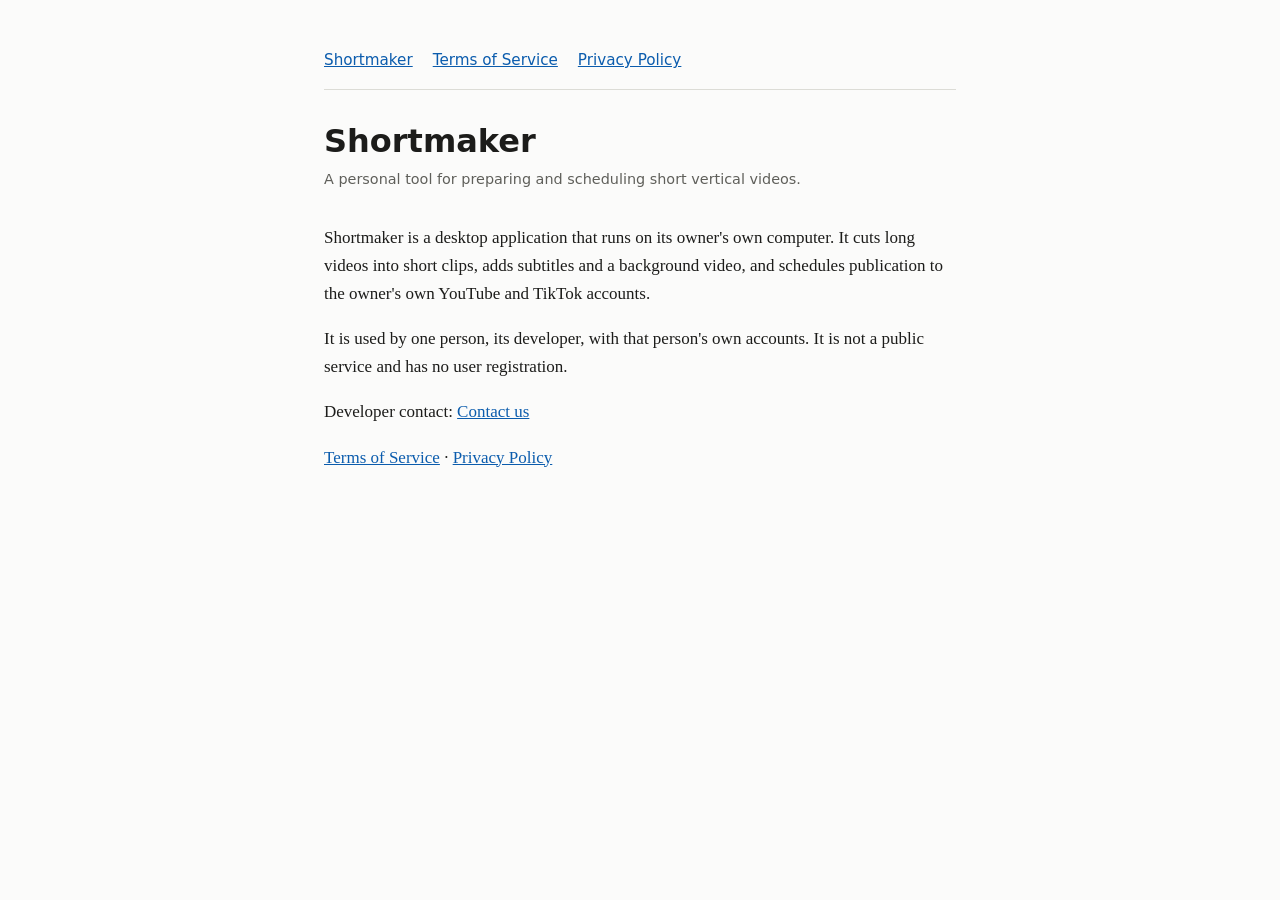
<file: index.html>
<!doctype html>
<html lang="en"><head><meta charset="utf-8"><meta name="viewport" content="width=device-width,initial-scale=1">
<title>Shortmaker</title><link rel="stylesheet" href="style.css"></head><body><main>
<nav><a href="index.html">Shortmaker</a><a href="terms.html">Terms of Service</a><a href="privacy.html">Privacy Policy</a></nav>
<h1>Shortmaker</h1>
<p class="meta">A personal tool for preparing and scheduling short vertical videos.</p>
<p>Shortmaker is a desktop application that runs on its owner's own computer. It cuts long videos into short clips, adds subtitles and a background video, and schedules publication to the owner's own YouTube and TikTok accounts.</p>
<p>It is used by one person, its developer, with that person's own accounts. It is not a public service and has no user registration.</p>
<p>Developer contact: <a href="mailto:tnanashhi@gmail.com">Contact us</a></p>
<p><a href="terms.html">Terms of Service</a> · <a href="nurt22218@gmail.com">Privacy Policy</a></p>
</main></body></html>
</file>
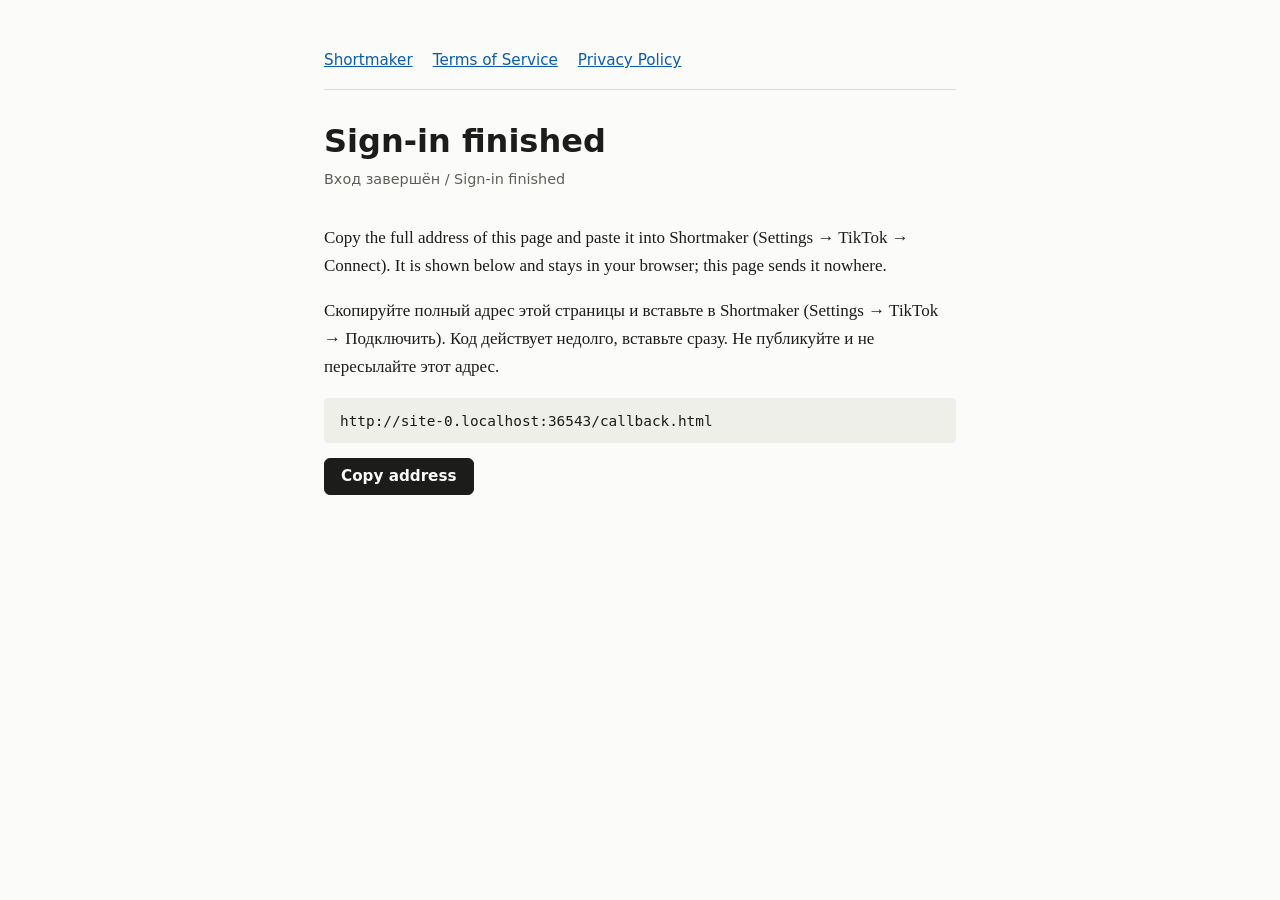
<file: callback.html>
<!doctype html>
<html lang="en"><head><meta charset="utf-8"><meta name="viewport" content="width=device-width,initial-scale=1">
<title>Sign-in complete – Shortmaker</title><link rel="stylesheet" href="style.css"></head><body><main>
<nav><a href="index.html">Shortmaker</a><a href="terms.html">Terms of Service</a><a href="privacy.html">Privacy Policy</a></nav>
<h1>Sign-in finished</h1>
<p class="meta">Вход завершён / Sign-in finished</p>
<p>Copy the full address of this page and paste it into Shortmaker (Settings → TikTok → Connect). It is shown below and stays in your browser; this page sends it nowhere.</p>
<p>Скопируйте полный адрес этой страницы и вставьте в Shortmaker (Settings → TikTok → Подключить). Код действует недолго, вставьте сразу. Не публикуйте и не пересылайте этот адрес.</p>
<pre id="url">…</pre>
<button id="copy" type="button">Copy address</button>
<p id="status" role="status" class="meta"></p>
<script>
var u=location.href;
document.getElementById('url').textContent=u;
document.getElementById('copy').addEventListener('click',function(){
  var s=document.getElementById('status');
  (navigator.clipboard?navigator.clipboard.writeText(u):Promise.reject()).then(
    function(){s.textContent='Copied.'},
    function(){s.textContent='Select the address above and copy it manually.'});
});
</script>
</main></body></html>
</file>
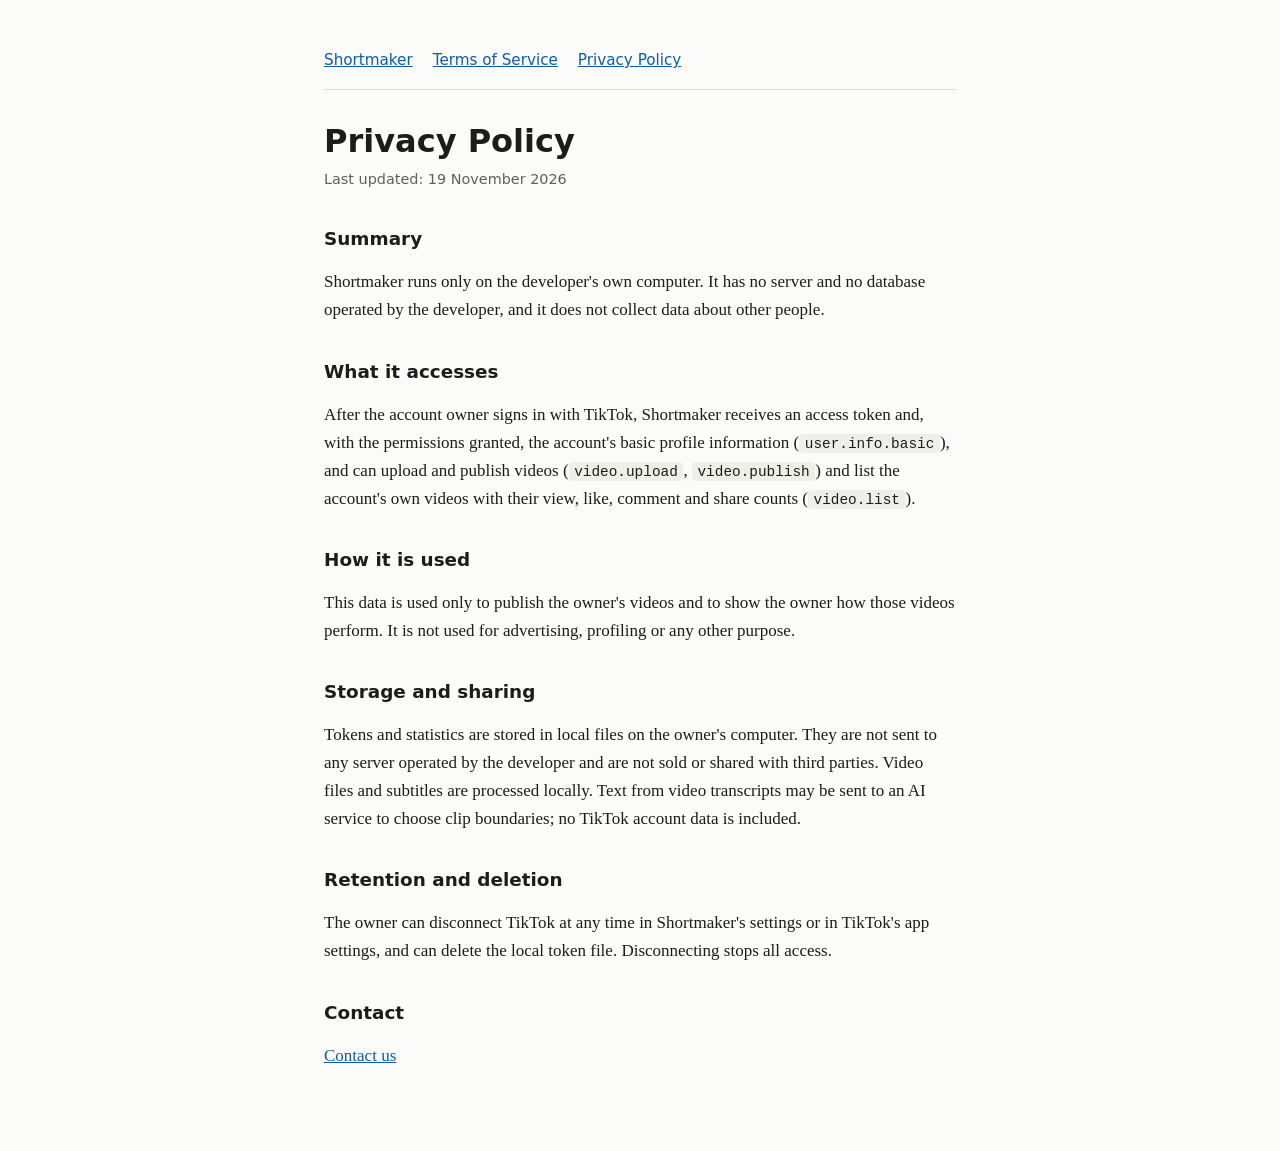
<file: privacy.html>
<!doctype html>
<html lang="en"><head><meta charset="utf-8"><meta name="viewport" content="width=device-width,initial-scale=1">
<title>Privacy Policy – Shortmaker</title><link rel="stylesheet" href="style.css"></head><body><main>
<nav><a href="index.html">Shortmaker</a><a href="terms.html">Terms of Service</a><a href="privacy.html">Privacy Policy</a></nav>
<h1>Privacy Policy</h1>
<p class="meta">Last updated: 19 November 2026</p>
<h2>Summary</h2>
<p>Shortmaker runs only on the developer's own computer. It has no server and no database operated by the developer, and it does not collect data about other people.</p>
<h2>What it accesses</h2>
<p>After the account owner signs in with TikTok, Shortmaker receives an access token and, with the permissions granted, the account's basic profile information (<code>user.info.basic</code>), and can upload and publish videos (<code>video.upload</code>, <code>video.publish</code>) and list the account's own videos with their view, like, comment and share counts (<code>video.list</code>).</p>
<h2>How it is used</h2>
<p>This data is used only to publish the owner's videos and to show the owner how those videos perform. It is not used for advertising, profiling or any other purpose.</p>
<h2>Storage and sharing</h2>
<p>Tokens and statistics are stored in local files on the owner's computer. They are not sent to any server operated by the developer and are not sold or shared with third parties. Video files and subtitles are processed locally. Text from video transcripts may be sent to an AI service to choose clip boundaries; no TikTok account data is included.</p>
<h2>Retention and deletion</h2>
<p>The owner can disconnect TikTok at any time in Shortmaker's settings or in TikTok's app settings, and can delete the local token file. Disconnecting stops all access.</p>
<h2>Contact</h2>
<p><a href="mailto:tnanashhi@gmail.com">Contact us</a></p>
</main></body></html>
</file>
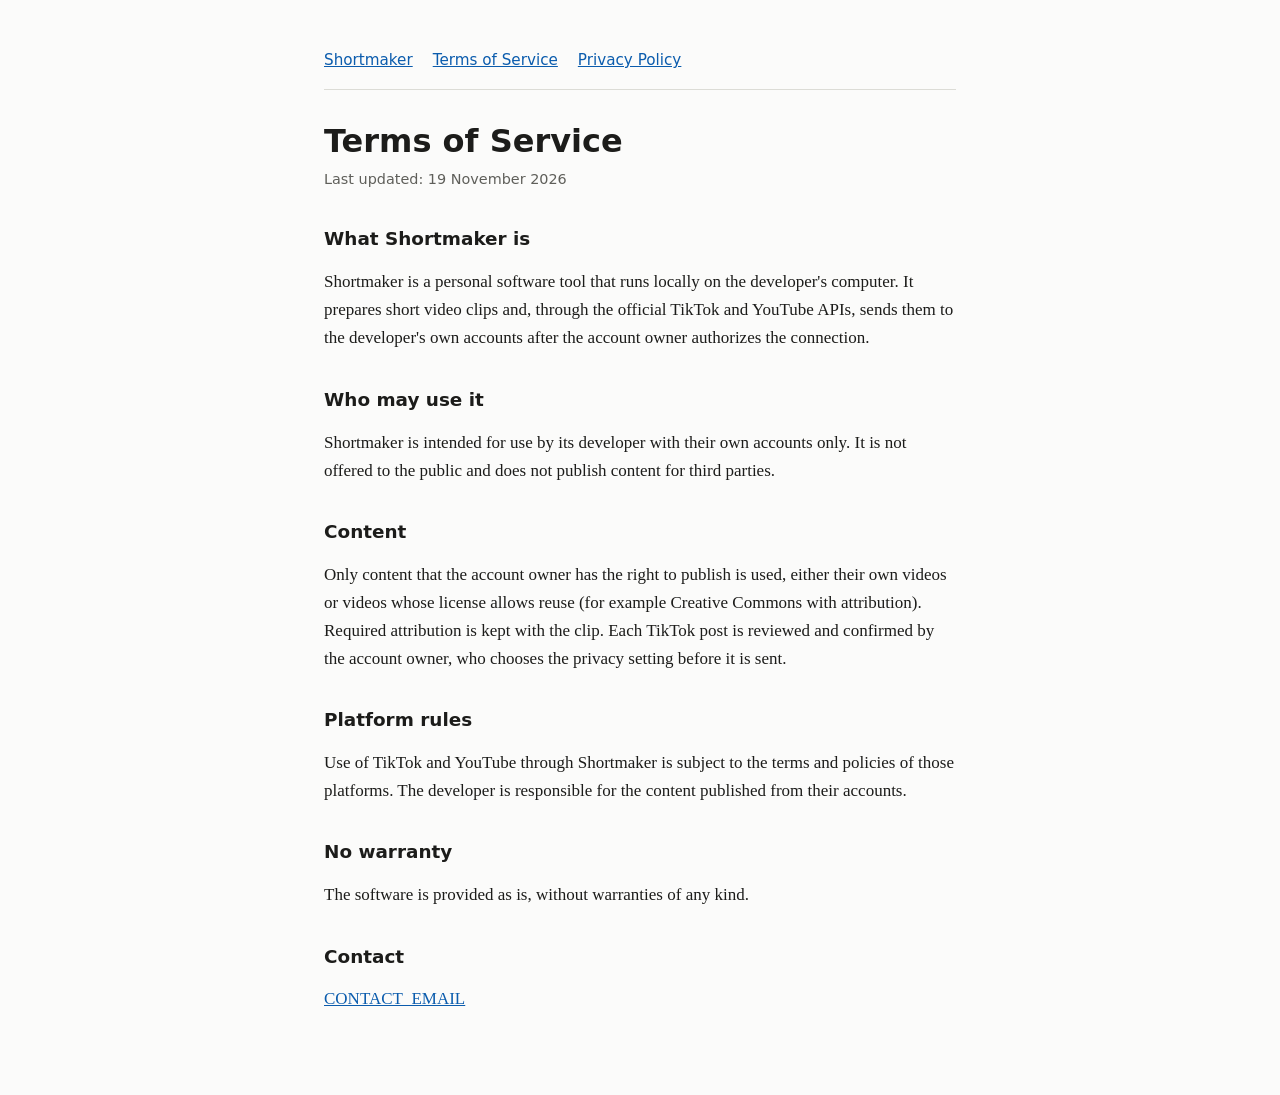
<file: terms.html>
<!doctype html>
<html lang="en"><head><meta charset="utf-8"><meta name="viewport" content="width=device-width,initial-scale=1">
<title>Terms of Service – Shortmaker</title><link rel="stylesheet" href="style.css"></head><body><main>
<nav><a href="index.html">Shortmaker</a><a href="terms.html">Terms of Service</a><a href="privacy.html">Privacy Policy</a></nav>
<h1>Terms of Service</h1>
<p class="meta">Last updated: 19 November 2026</p>
<h2>What Shortmaker is</h2>
<p>Shortmaker is a personal software tool that runs locally on the developer's computer. It prepares short video clips and, through the official TikTok and YouTube APIs, sends them to the developer's own accounts after the account owner authorizes the connection.</p>
<h2>Who may use it</h2>
<p>Shortmaker is intended for use by its developer with their own accounts only. It is not offered to the public and does not publish content for third parties.</p>
<h2>Content</h2>
<p>Only content that the account owner has the right to publish is used, either their own videos or videos whose license allows reuse (for example Creative Commons with attribution). Required attribution is kept with the clip. Each TikTok post is reviewed and confirmed by the account owner, who chooses the privacy setting before it is sent.</p>
<h2>Platform rules</h2>
<p>Use of TikTok and YouTube through Shortmaker is subject to the terms and policies of those platforms. The developer is responsible for the content published from their accounts.</p>
<h2>No warranty</h2>
<p>The software is provided as is, without warranties of any kind.</p>
<h2>Contact</h2>
<p><a href="mailto:tnanashhi@gmail.com">CONTACT_EMAIL</a></p>
</main></body></html>
</file>
<file: style.css>
:root{--bg:#fbfbfa;--fg:#1c1c1a;--muted:#5f5f5a;--line:#dcdcd6;--link:#0b5cad;--code:#efefe9}
@media (prefers-color-scheme:dark){:root{--bg:#161615;--fg:#ecece8;--muted:#a3a39c;--line:#33332f;--link:#7db7f0;--code:#23231f}}
*{box-sizing:border-box}
body{margin:0;background:var(--bg);color:var(--fg);font:17px/1.65 "Iowan Old Style","Charter",Georgia,serif}
main{max-width:42rem;margin:0 auto;padding:3rem 1.25rem 4rem}
h1{font:600 2rem/1.2 system-ui,-apple-system,sans-serif;margin:0 0 .5rem}
h2{font:600 1.15rem/1.3 system-ui,-apple-system,sans-serif;margin:2.2rem 0 .5rem}
p,li{max-width:40rem}
a{color:var(--link)}
.meta{color:var(--muted);font-family:system-ui,sans-serif;font-size:.9rem;margin:0 0 2rem}
nav{display:flex;gap:1.25rem;flex-wrap:wrap;border-bottom:1px solid var(--line);padding:0 0 1rem;margin:0 0 2rem;font-family:system-ui,sans-serif;font-size:.95rem}
code,pre{background:var(--code);border-radius:4px;font:.9rem ui-monospace,Menlo,monospace}
code{padding:.1rem .35rem}
pre{padding:.9rem 1rem;overflow-x:auto;white-space:pre-wrap;word-break:break-all}
button{font:600 .95rem system-ui,sans-serif;padding:.55rem 1rem;border:1px solid var(--fg);background:var(--fg);color:var(--bg);border-radius:6px;cursor:pointer}
button:focus-visible,a:focus-visible{outline:3px solid var(--link);outline-offset:2px}
</file>
